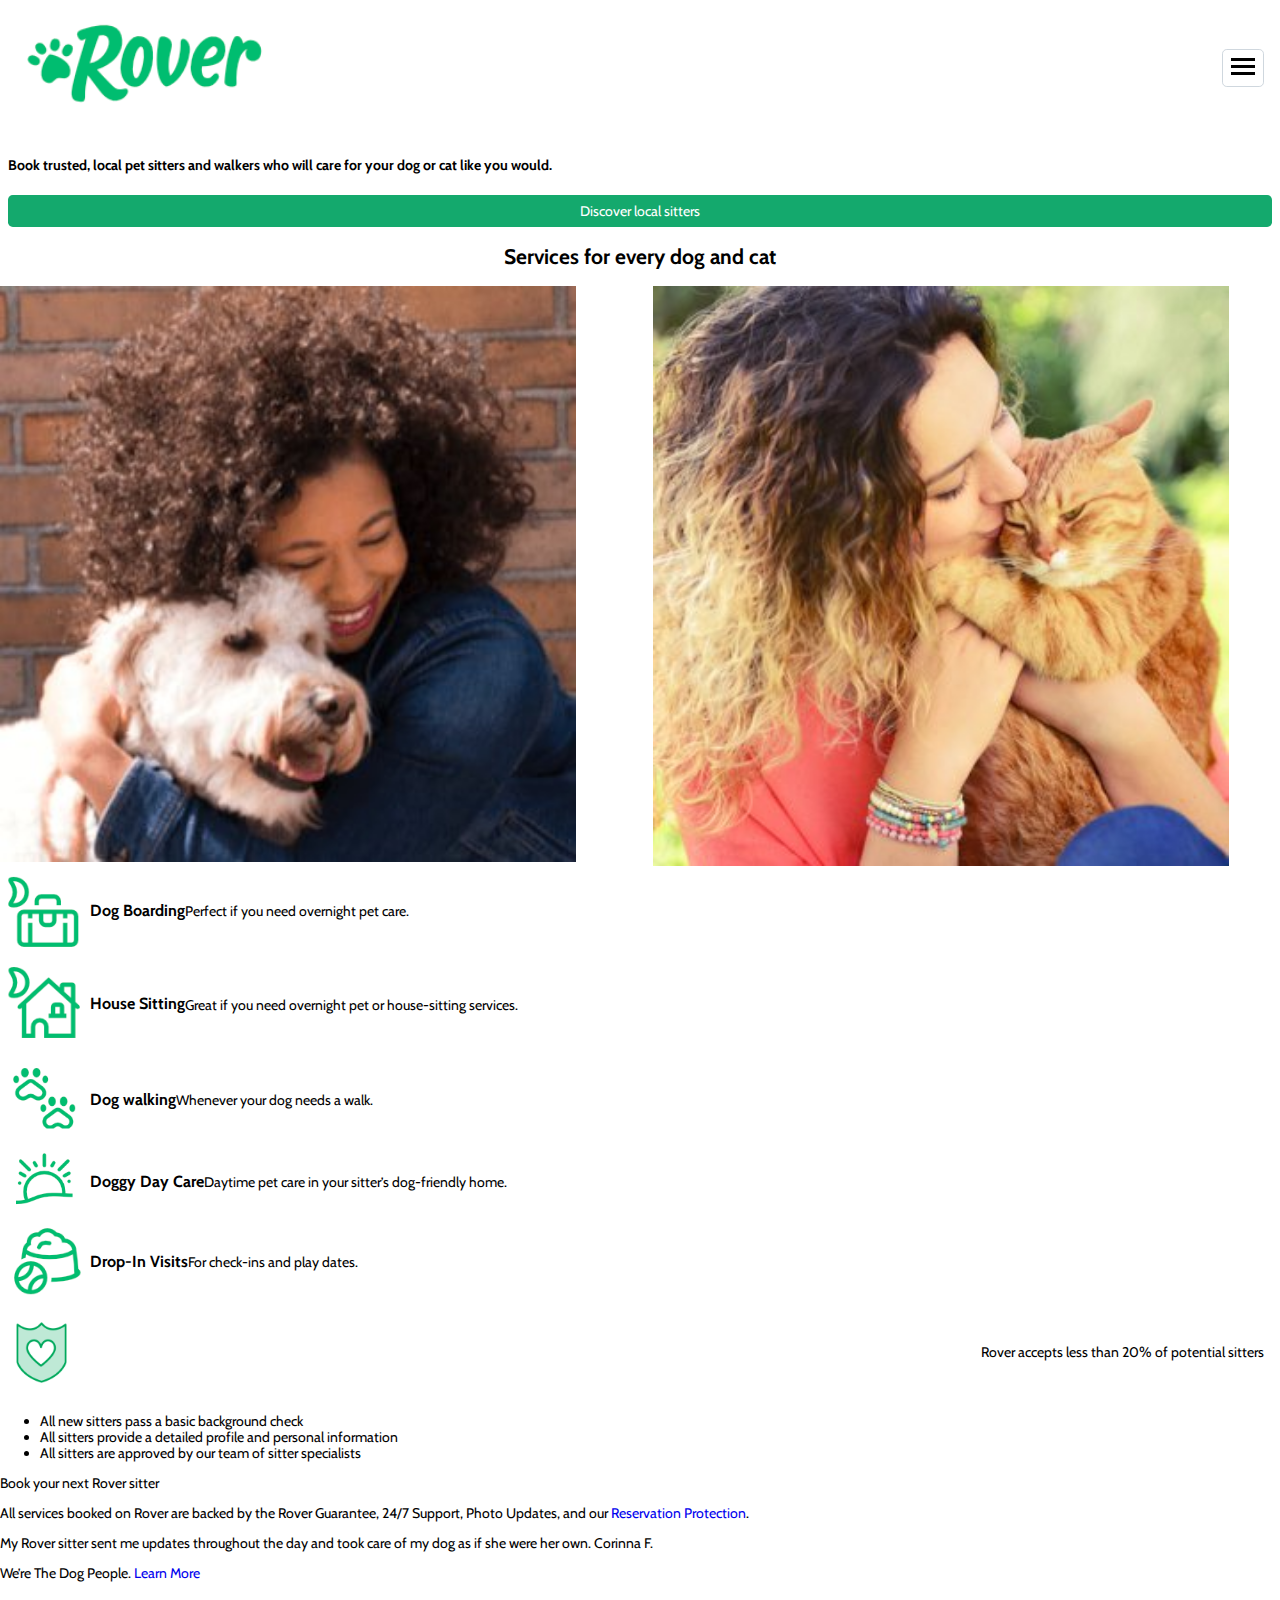
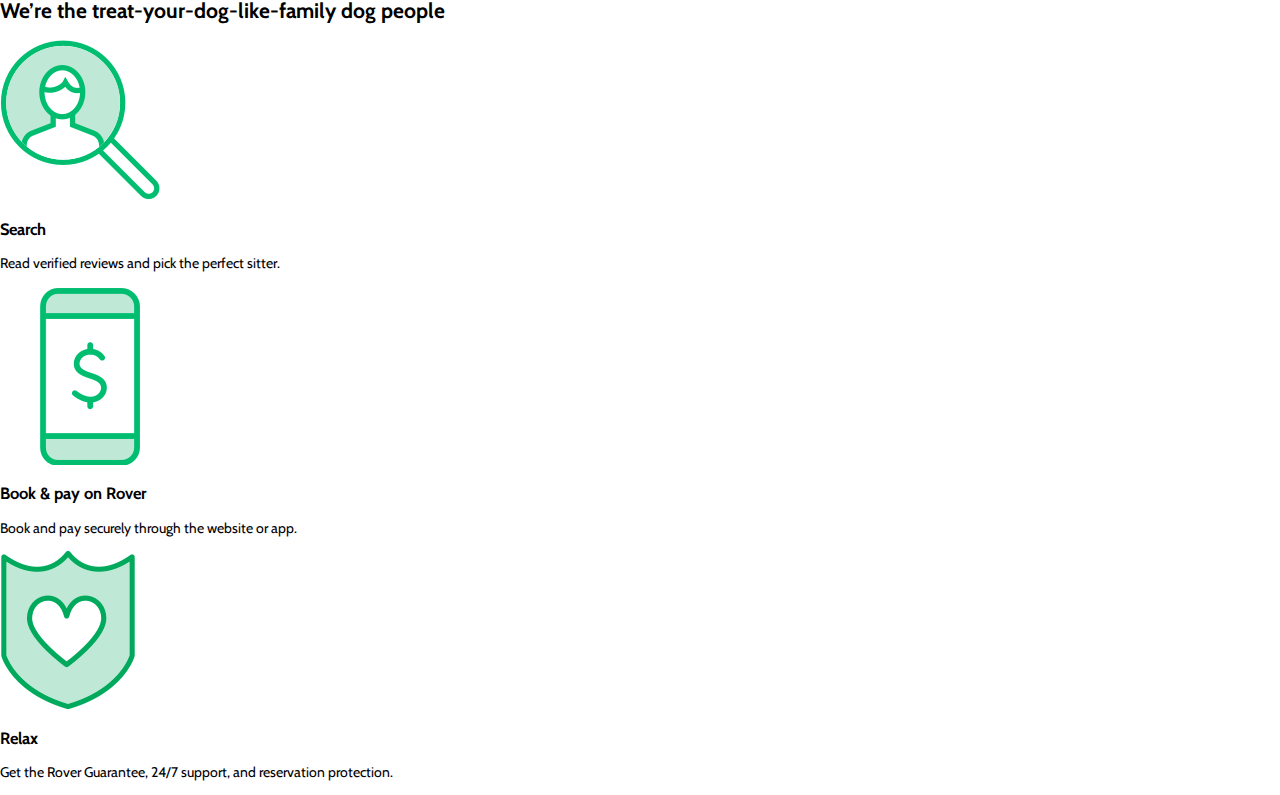
<file: starter-code/index.html>
<!doctype html>
<html class="no-js" lang="en">

<head>
  <meta charset="utf-8">
  <title>Rover.com: Book Dog Boarding Services</title>
  <meta name="description" content="Rover sample site">
  <meta name="viewport" content="width=device-width, initial-scale=1">

  <link rel="stylesheet" href="css/normalize.css">
  <link href="https://fonts.googleapis.com/css?family=Cabin:400,700" rel="stylesheet">
  <link rel="stylesheet" href="css/main.css">
</head>

<body>
  <main class="rover-hp-container">

    <!--Rover Header-->
    <header class="rover-header-container">
      <section class="rover-header-left">
        <img class="rover-header-image" src="img/logo.png" alt="Rover logo">
        <a class="rover-header-link drop-down" href="#">Search Sitters</a>
        <a class="rover-header-link drop-down" href="#">Become a Sitter</a>
        <a class="rover-header-link" href="#">Our Services</a>
      </section>

      <section class="rover-header-right">
        <a class="rover-header-link" href="#">Sign Up</a>
        <a class="rover-header-link" href="#">Sign In</a>
        <a class="rover-header-link" href="#">Help</a>
      </section>

      <section class="rover-header-right-mobile">
        <img src="img/hamburger.svg" alt="hamburger-icon">
      </section>

    </header>

    <!--Rover Drop Down-->
    <section class="rover-header-right-drop-down">
      <a class="drop-down" href="#">Search Sitters</a>
      <a class="drop-down" href="#">Become a Sitter</a>
      <a class="drop-down" href="#">Our Services</a>
      <a class="drop-down" href="#">Sign Up</a>
      <a class="drop-down" href="#">Sign In</a>
      <a class="drop-down" href="#">Help</a>
    </section>

    <!--Rover Hero Container-->
    <section class="rover-hero-container">
      <h1 class="rover-hero-title">We're the Dog People</h1>
      <p>Book trusted, local pet sitters and walkers who will care for your dog or cat like you would.</p>
      <div class="rover-button rover-cta">Search</div>
      <div class="rover-button rover-cta-mobile">Discover local sitters</div>
    </section>

    <!--Rover Facts Container-->
    <section class="rover-middle-section">
      <h2>Services for every dog and cat</h2>
      <div class="rover-mobile-hero-container">
        <img class="rover-mobile-hero" src="img/mobile-hero-1.jpg" alt="mobile hero">
        <img class="rover-mobile-hero" src="img/mobile-hero-2.jpg" alt="mobile hero">
      </div>

      <section class="rover-two-boxes-container">
        <section class="rover-facts-container">
          <div class="rover-fact-indiv rover-fact-indiv-1">
            <img src="img/suitcase.png" alt="Suitcase image">
            <h3>Dog Boarding</h3>
            <p>Perfect if you need overnight pet care.</p>
          </div>
          <div class="rover-fact-indiv rover-fact-indiv-2">
            <img src="img/house.png" alt="House image">
            <h3>House Sitting</h3>
            <p>Great if you need overnight pet or house-sitting services.</p>
          </div>
          <div class="rover-fact-indiv rover-fact-indiv-3">
            <img src="img/paws.png" alt="Paws image">
            <h3>Dog walking</h3>
            <p>Whenever your dog needs a walk.</p>
          </div>
          <div class="rover-fact-indiv rover-fact-indiv-4">
            <img src="img/sun.png" alt="Sun image">
            <h3>Doggy Day Care</h3>
            <p>Daytime pet care in your sitter’s dog-friendly home.</p>
          </div>
          <div class="rover-fact-indiv rover-fact-indiv-5">
            <img src="img/food.png" alt="Food image">
            <h3>Drop-In Visits</h3>
            <p>For check-ins and play dates.</p>
          </div>
        </section>

        <section class="rover-cta-box">
          <div class="rover-cta-container">
            <header class="rover-cta-header">
              <img src="img/shield.png" alt="shield icon">
              <p>Rover accepts less than 20% of potential sitters</p>
            </header>
            <div class="rover-cta-bottom-container">
              <ul class="rover-facts">
                <li>All new sitters pass a basic background check</li>
                <li>All sitters provide a detailed profile and personal information</li>
                <li>All sitters are approved by our team of sitter specialists</li>
              </ul>
              <div class="rover-cta">Book your next Rover sitter</div>
            </div>
          </div>
          <p class="rover-protections">All services booked on Rover are backed by the Rover Guarantee, 24/7 Support, Photo Updates, and our <a href="#">Reservation Protection</a>.</p>
        </section>
      </section>
    </section>

    <!--Rover action-->
    <section class="rover-action-shot">
      <aside class="rover-action-quote-container">
        <div class="rover-action-dash"></div>
        <p class="rover-quote">My Rover sitter sent me updates throughout the day and took care of my dog as if she were her own. <span>Corinna F.</span></p>
        <p>We’re The Dog People. <a href="#">Learn More</a></p>
      </aside>
    </section>

    <!--Rover 1-2-3-->
    <section class="rover-123-container">
      <h2 class="rover-123-container-title">We’re the treat-your-dog-like-family dog people</h2>
      <div class="rover-123-item-container">
        <div class="rover-123-item">
          <img src="img/watchglass.png" alt="search">
          <h3>Search</h3>
          <p>Read verified reviews and pick the perfect sitter.</p>
        </div>
        <div class="rover-123-item">
          <img src="img/phone.png" alt="phone">
          <h3>Book & pay on Rover</h3>
          <p>Book and pay securely through the website or app.</p>
        </div>
        <div class="rover-123-item">
          <img src="img/shield.png" alt="shield">
          <h3>Relax</h3>
          <p>Get the Rover Guarantee, 24/7 support, and reservation protection.</p>
        </div>
      </div>
    </section>

  </main>
  <script src="js/main.js"></script>
</body>

</html>
</file>
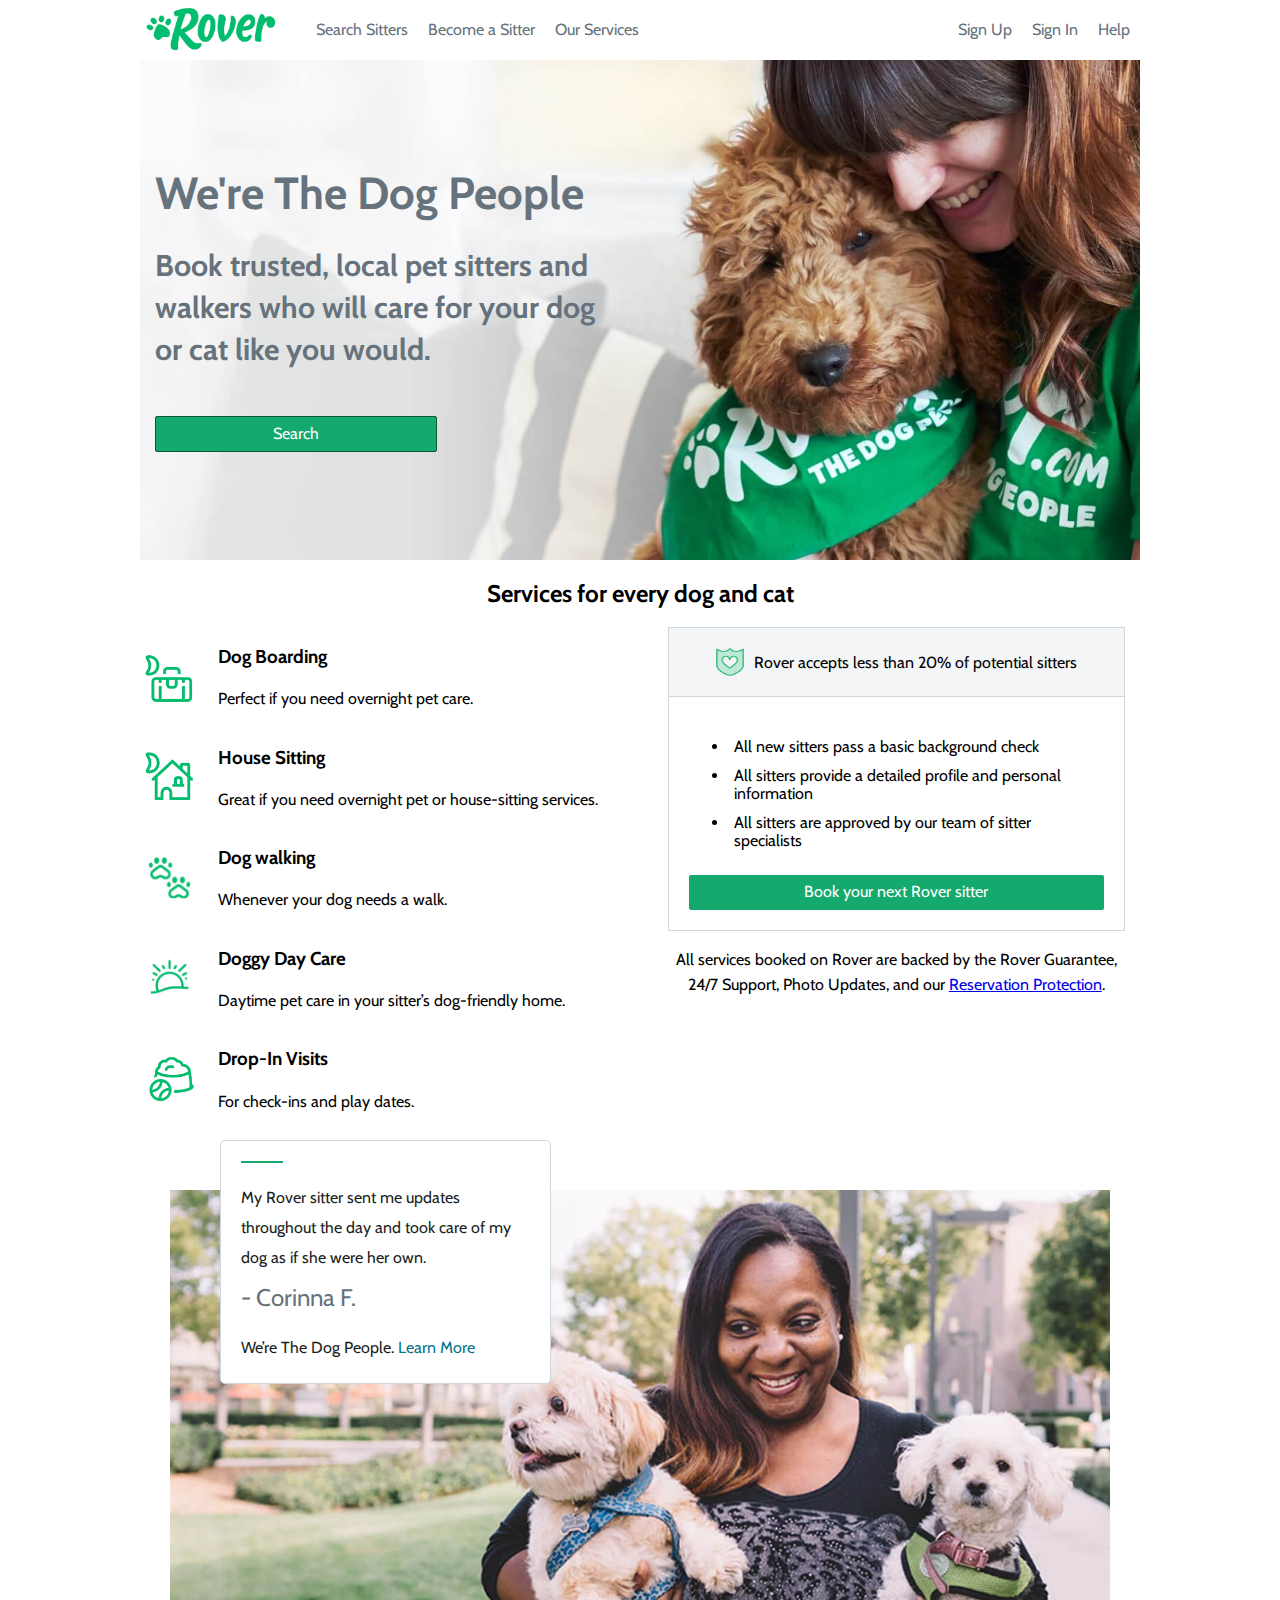
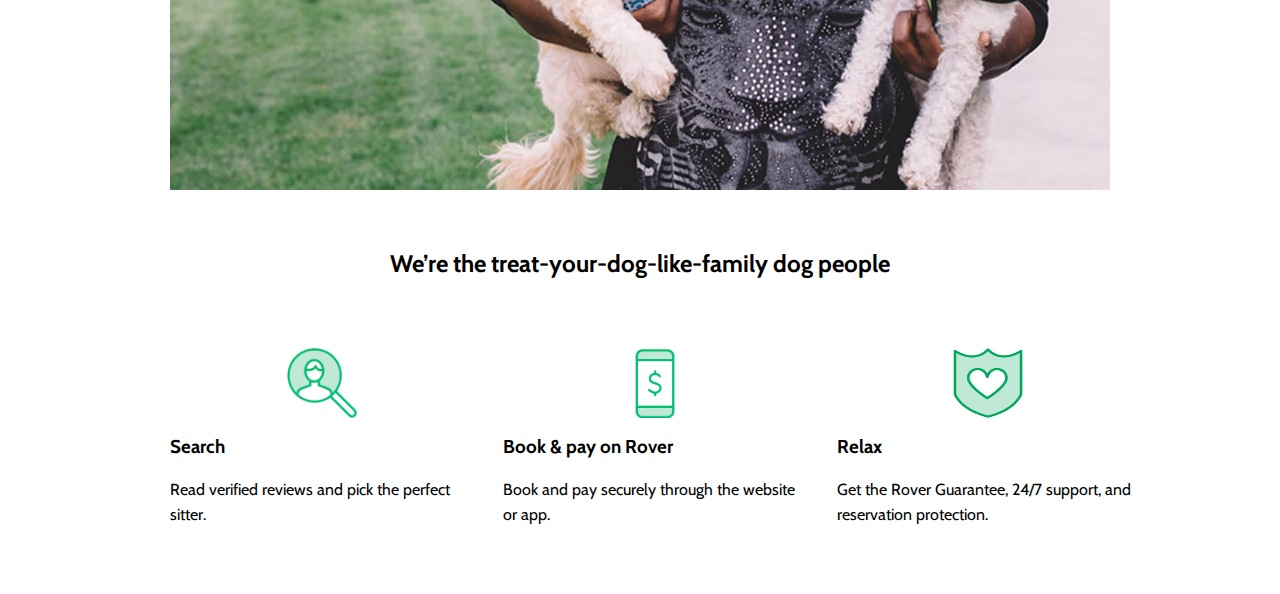
<file: solution-code/solution-index.html>
<!doctype html>
<html class="no-js" lang="en">

<head>
  <meta charset="utf-8">
  <title>Rover.com: Book Dog Boarding Services</title>
  <meta name="description" content="Rover sample site">
  <meta name="viewport" content="width=device-width, initial-scale=1">

  <link rel="stylesheet" href="css/normalize.css">
  <link href="https://fonts.googleapis.com/css?family=Cabin:400,700" rel="stylesheet">
  <link rel="stylesheet" href="css/solution-main.css">
</head>

<body>
  <main class="rover-hp-container">

    <!--Rover Header-->
    <header class="rover-header-container">
      <section class="rover-header-left">
        <img class="rover-header-image" src="img/logo.png" alt="Rover logo">
        <a class="rover-header-link" href="#">Search Sitters</a>
        <a class="rover-header-link" href="#">Become a Sitter</a>
        <a class="rover-header-link" href="#">Our Services</a>
      </section>
      <section class="rover-header-right">
        <a class="rover-header-link" href="#">Sign Up</a>
        <a class="rover-header-link" href="#">Sign In</a>
        <a class="rover-header-link" href="#">Help</a>
      </section>
      <section class="rover-header-right-mobile">
        <img src="img/hamburger.svg" alt="hamburger-icon">
      </section>
    </header>

    <!--Rover Hero Container-->
    <section class="rover-hero-container">
      <h1 class="rover-hero-title">We're the Dog People</h1>
      <p>Book trusted, local pet sitters and walkers who will care for your dog or cat like you would.</p>
      <div class="rover-button rover-cta">Search</div>
      <div class="rover-button rover-cta-mobile">Discover local sitters</div>
    </section>

    <!--Rover Facts Container-->
    <section class="rover-middle-section">
      <h2>Services for every dog and cat</h2>
      <div class="rover-mobile-hero-container">
        <img class="rover-mobile-hero" src="img/mobile-hero-1.jpg" alt="mobile hero">
        <img class="rover-mobile-hero" src="img/mobile-hero-2.jpg" alt="mobile hero">
      </div>

      <section class="rover-two-boxes-container">
        <section class="rover-facts-container">
          <div class="rover-fact-indiv rover-fact-indiv-1">
            <img src="img/suitcase.png" alt="Suitcase image">
            <div>
              <h3>Dog Boarding</h3>
              <p>Perfect if you need overnight pet care.</p>
            </div>
          </div>
          <div class="rover-fact-indiv rover-fact-indiv-2">
            <img src="img/house.png" alt="House image">
            <div>
              <h3>House Sitting</h3>
              <p>Great if you need overnight pet or house-sitting services.</p>
            </div>
          </div>
          <div class="rover-fact-indiv rover-fact-indiv-3">
            <img src="img/paws.png" alt="Paws image">
            <div>
              <h3>Dog walking</h3>
              <p>Whenever your dog needs a walk.</p>
            </div>
          </div>
          <div class="rover-fact-indiv rover-fact-indiv-4">
            <img src="img/sun.png" alt="Sun image">
            <div>
              <h3>Doggy Day Care</h3>
              <p>Daytime pet care in your sitter’s dog-friendly home.</p>
            </div>
          </div>
          <div class="rover-fact-indiv rover-fact-indiv-5">
            <img src="img/food.png" alt="Food image">
            <div>
              <h3>Drop-In Visits</h3>
              <p>For check-ins and play dates.</p>
            </div>
          </div>
        </section>

        <section class="rover-cta-box">
          <div class="rover-cta-container">
            <header class="rover-cta-header">
              <img src="img/shield.png" alt="shield icon">
              <p>Rover accepts less than 20% of potential sitters</p>
            </header>
            <div class="rover-cta-bottom-container">
              <ul class="rover-facts">
                <li>All new sitters pass a basic background check</li>
                <li>All sitters provide a detailed profile and personal information</li>
                <li>All sitters are approved by our team of sitter specialists</li>
              </ul>
              <div class="rover-cta">Book your next Rover sitter</div>
            </div>
          </div>
          <p class="rover-protections">All services booked on Rover are backed by the Rover Guarantee, 24/7 Support, Photo Updates, and our <a href="#">Reservation Protection</a>.</p>
        </section>
      </section>
    </section>

    <!--Rover action-->
    <section class="rover-action-shot">
      <aside class="rover-action-quote-container">
        <div class="rover-action-dash"></div>
        <p class="rover-quote">My Rover sitter sent me updates throughout the day and took care of my dog as if she were her own. <span>Corinna F.</span></p>
        <p>We’re The Dog People. <a href="#">Learn More</a></p>
      </aside>
    </section>

    <!--Rover 1-2-3-->
    <section class="rover-123-container">
      <h2 class="rover-123-container-title">We’re the treat-your-dog-like-family dog people</h2>
      <div class="rover-123-item-container">
        <div class="rover-123-item">
          <img src="img/watchglass.png" alt="search">
          <div>
            <h3>Search</h3>
            <p>Read verified reviews and pick the perfect sitter.</p>
          </div>
        </div>
        <div class="rover-123-item">
          <img src="img/phone.png" alt="phone">
          <div>
            <h3>Book & pay on Rover</h3>
            <p>Book and pay securely through the website or app.</p>
          </div>
        </div>
        <div class="rover-123-item">
          <img src="img/shield.png" alt="shield">
          <div>
            <h3>Relax</h3>
            <p>Get the Rover Guarantee, 24/7 support, and reservation protection.</p>
          </div>
        </div>
      </div>
    </section>

  </main>
  <script src="js/solution-main.js"></script>
</body>

</html>
</file>
<file: starter-code/css/main.css>
/*
 * Lay this page out - make it responsive, use grid, flex, position and media queries where needed.
 *
 * Colors-
 * Green: #14a96d
 * White: #fff
 * Light gray: #f4f5f6
 * Border gray: #cfd7de
 * Dark text: #1b1f23
 * Lighter text: #66727c
 * Blue for links: #06748a
 * Blue for hovered links: #033641
 */

/* Globals */
body {
  font-family: 'Cabin', sans-serif;
  font-size: 14px;
}

header {
  display: flex;
  flex-direction: row;
  justify-content: space-between;
  align-items: center;
  padding: 1rem;
}

.rover-header-image {
  width: 20vw;
}

.rover-header-right-mobile {
  border: solid 0.5px #cfd7de;
  border-radius: 0.3rem;
  color: #14a96d;
  padding: 0.5rem;
}

.rover-header-link {
  display: none;
}

@media (min-width: 750px) {

}

.rover-hero-title, .rover-hero-container .rover-cta {
  display: none;
}

.rover-hero-container p {
  padding: 0.5rem;
  font-weight: 900;
}

.rover-button {
  background: #14a96d;
  margin: 0.5rem;
  padding: 0.5rem;
  color: #fff;
  border-radius: 0.3rem;
  text-align: center;
  /* font-weight: lighter; */
}

.rover-header-right-drop-down {
  display: none;
}

.rover-header-right-drop-down a:hover {
  font-size: 2rem;
}

a {
  text-decoration: none;
}

.visible {
  display: flex;
  justify-content: center;
  flex-direction: column;
  align-items: center;
  width: 100vw;
}

.rover-middle-section h2 {
  text-align: center;
}

/* centering images not working? */
.rover-mobile-hero-container {
  display: grid;
  grid-template-columns: 1fr 1fr;
  grid-template-rows: none;
  justify-content: space-between;
  grid-gap: 2vw;
}

.rover-mobile-hero {
  width: 45vw;
}

.rover-facts-container {
  display: flex;
  flex-direction: column;
}

.rover-fact-indiv {
  display: flex;
  flex-direction: row;
  align-items: center;
}

.rover-fact-indiv img {
  width: 7vw;
}

.rover-cta-header img {
  width: 4vw;
}

.rover-fact-indiv h3 {
  font-size: 1rem;
}
</file>
<file: solution-code/css/solution-main.css>
/*
 * Lay this page out - make it responsive, use grid, flex, position and media queries where needed.
 *
 * Colors-
 * Green: #14a96d
 * White: #fff
 * Light gray: #f4f5f6
 * Border gray: #cfd7de
 * Dark text: #1b1f23
 * Lighter text: #66727c
 * Blue for links: #06748a
 * Blue for hovered links: #033641
 */

/* Globals */
body {
  font-family: 'Cabin', sans-serif;
}

p {
  line-height: 1.6;
}

.rover-hp-container {
  width: 1000px;
  max-width: 100%;
  margin: 0 auto;
}

/* Rover Header */

.rover-header-container {
  display: flex;
  align-items: center;
  justify-content: space-between;
  background-color: #fff;
  height: 60px;
}

.rover-header-image,
.rover-header-link {
  display: block;
}

.rover-header-container a,
.rover-header-container a:hover,
.rover-header-container a:active,
.rover-header-container a:visited {
  color: #66727c;
  text-decoration: none;
}

.rover-header-image {
  height: 55px;
  margin-right: 25px;
}

.rover-header-link {
  padding: 0 10px;
  display: none;
}

@media (min-width: 800px) {
  .rover-header-link {
    display: block;
  }
}

.rover-header-left,
.rover-header-right {
  display: flex;
  align-items: center;
}

.rover-header-right-mobile {
  display: block;
}

@media (min-width: 800px) {
  .rover-header-right-mobile {
    display: none;
  }
}

.rover-header-right-mobile img {
  margin: 13px 15px 13px 0;
  padding: 9px 10px;
  border: 1px solid #cfd7de;
  border-radius: 4px;
  color: #14a96d;
}

/* Rover Hero Container */

.rover-hero-container {
  height: 400px;
  display: flex;
  flex-direction: column;
  justify-content: center;
}

@media (min-width: 800px) {
  .rover-hero-container {
    background-image: url('../img/hero.jpg');
    background-size: cover;
    height: 500px;
  }
}

.rover-hero-title {
  color: #66727c;
  display: none;
  text-transform: capitalize;
}

@media (min-width: 800px) {
  .rover-hero-title {
    display: inherit;
    font-size: 45px;
    margin: 0 0 25px 15px;
  }
}

.rover-hero-container p {
  color: #66727c;
  font-size: 30px;
  font-weight: bold;
  line-height: 1.4;
  margin: 0 15px 25px 15px;
}

@media (min-width: 800px) {
  .rover-hero-container p {
    max-width: 450px;
  }
}

.rover-button {
  background-color: #14a96d;
  border: 1px solid #0a5738;
  border-radius: 4px;
  color: white;
  padding: 15px;
  text-align: center;
  transition: 1s ease-in-out;
  margin: 0 15px;
  width: calc(100% - 60px);
}

.rover-button:hover {
  background-color: #9bf3d0;
  color: black;
}

@media (min-width: 800px) {
  .rover-button {
    width: 250px;
  }
}

.rover-cta {
  display: none;
}

@media (min-width: 800px) {
  .rover-cta {
    display: block;
  }
}

.rover-cta-mobile {
  display: block;
}

@media (min-width: 800px) {
  .rover-cta-mobile {
    display: none;
  }
}

/* Mobile hero */
.rover-mobile-hero-container {
  display: grid;
  grid-gap: 30px;
  grid-template-columns: 1fr 1fr;
  padding: 10px;
}

.rover-mobile-hero {
  min-width: 0;
  max-width: 100%;
}

/* Swap out desktop and mobile heros, like rover.com does */
@media (min-width: 800px) {
  .rover-mobile-hero-container {
    display: none;
  }
}

/* Rover Facts Container */

.rover-middle-section h2 {
  text-align: center;
}

.rover-two-boxes-container {
  display: grid;
  grid-gap: 25px;
  grid-template-columns: 1fr;
}

@media (min-width: 600px) {
  .rover-two-boxes-container {
    grid-template-columns: 1fr 1fr;
  }
}

.rover-fact-indiv {
  display: flex;
  align-items: center;
}

.rover-fact-indiv img {
  width: 60px;
  margin-right: 18px;
}

.rover-cta-box {
  padding: 0 15px;
}

.rover-cta-container {
  border: 1px solid #cfd7de;
}

.rover-cta-header {
  display: flex;
  justify-content: center;
  align-items: center;
  padding: 20px;
  background-color: #f4f5f6;
  border-bottom: 1px solid #cfd7de;
}

.rover-cta-header img {
  width: 28px;
  height: 28px;
  margin-right: 10px;
}

.rover-cta-header p {
  margin: 0;
}

.rover-cta-bottom-container {
  padding: 20px;
}

.rover-facts li {
  padding: 5px;
}

.rover-cta {
  margin-top: 20px;
  border-radius: 2px;
  background-color: #14a96d;
  padding: 8px 15px;
  color: #fff;
  text-align: center;
}

.rover-protections {
  text-align: center;
}


/* Rover action */

.rover-action-shot {
  background-position: top center; /* note how this is positioned */
  background-image: url(../img/lady-with-her-dogs.jpg);
  background-size: cover;
  height: 525px;
  margin: 0px;
  position: relative;
  z-index: 10;
}

@media (min-width: 800px) {
  .rover-action-shot {
    margin: 60px 30px;
    height: 600px;
  }
}

.rover-action-quote-container {
  background-color: white;
  border: 1px solid #cfd7de;
  border-radius: 5px;
  line-height: 35px;

}

@media (min-width: 800px) {
  .rover-action-quote-container {
    position: absolute;
    left: 50px;
    max-width: 35%;
    top: -50px;
  }
}

.rover-quote {
  text-align: left;
}

@media (min-width: 800px) {
  .rover-quote span::before {
    color: #66727c;
    content: "- ";
  }
}

.rover-action-dash {
  border: 1px solid #14a96d;
  content: "";
  display: block;
  width: 40px;
  margin: 20px;
}

.rover-quote span {
  display: block;
  font-size: 16px;
  padding-top: 10px;
}

@media (min-width: 800px) {
  .rover-quote span {
    color: #66727c;
    font-size: 24px;
  }
}

.rover-action-quote-container h2 {
  padding-bottom: 0px;
}

.rover-action-quote-container p {
  color: #1b1f23;
  line-height: 30px;
  margin: 20px;
}

.rover-action-quote-container a {
  color: #06748a;
  text-decoration: none;
}

/* 1-2-3 section */
.rover-123-item-container {
  display: grid;
  grid-template-columns: 1fr;
  margin: 20px 0px 30px 30px;

}

@media (min-width: 800px) {
  .rover-123-item-container {
    display: grid;
    grid-template-columns: 1fr 1fr 1fr;
    grid-gap: 30px;
    margin: 50px 0px 30px 30px;
  }
}

.rover-123-container-title {
  padding: 0 25px;
  text-align: center;
}

.rover-123-item {
  align-items: flex-start;
  display: flex;
  justify-content: flex-start;
  padding: 20px 0px;
}

@media (min-width: 800px) {
  .rover-123-item {
    align-items: center;
    display: flex;
    flex-direction: column;
    justify-content: flex-start;
  }
}

.rover-123-item img {
  width: 70px;
  height: 70px;
  margin-right: 20px;
}

@media (min-width: 800px) {
  .rover-123-item img {
    max-height: 70px;
    max-width: 70px;
    margin-right: 0;
  }
}

.rover-123-item-content {
  display: flex;
  flex-direction: column;
  justify-content: flex-start;
  margin: 0px 20px;
}

@media (min-width: 800px) {
  .rover-123-item-content {
    align-items: center;
    display: flex;
    flex-direction: column;
    justify-content: flex-start;
    padding: 20px;
    text-align: center;
  }
}

.rover-123-item-content p {
  color: #66727c;
  line-height: 25px;
}
</file>
